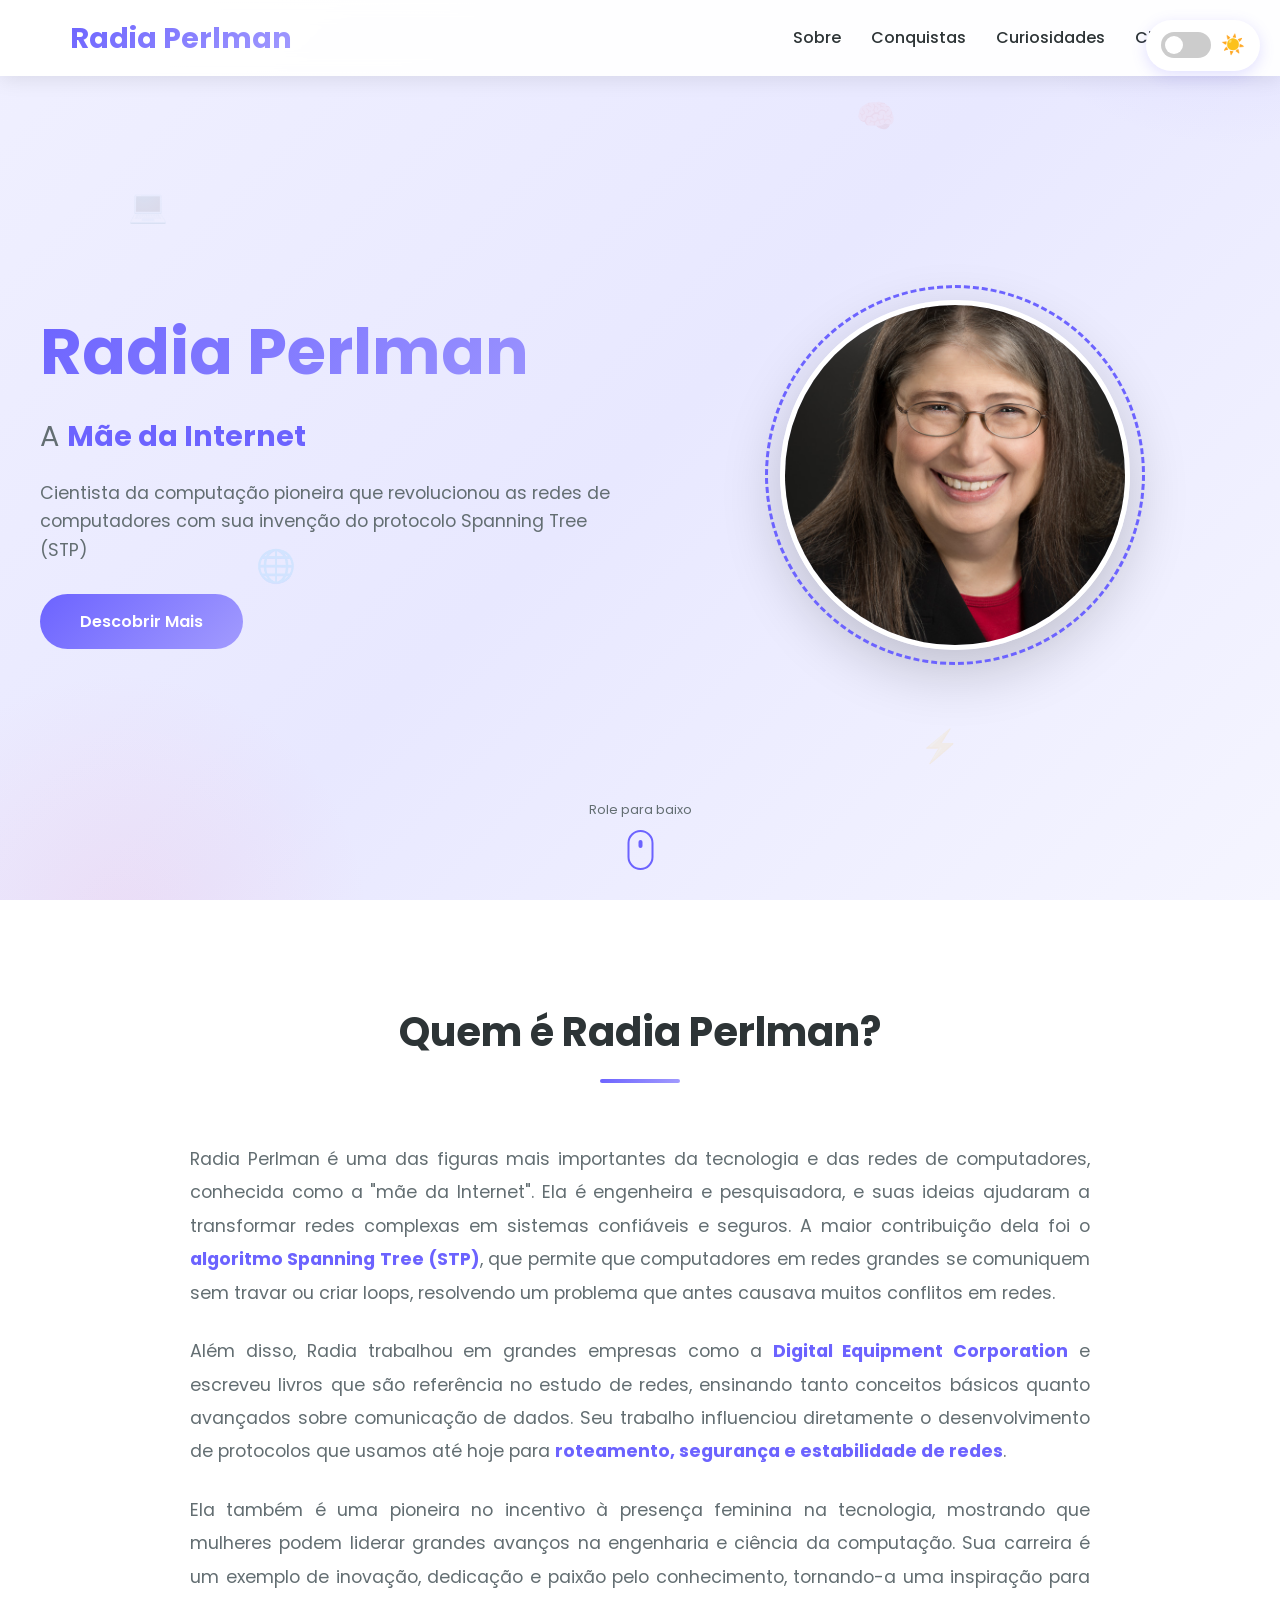
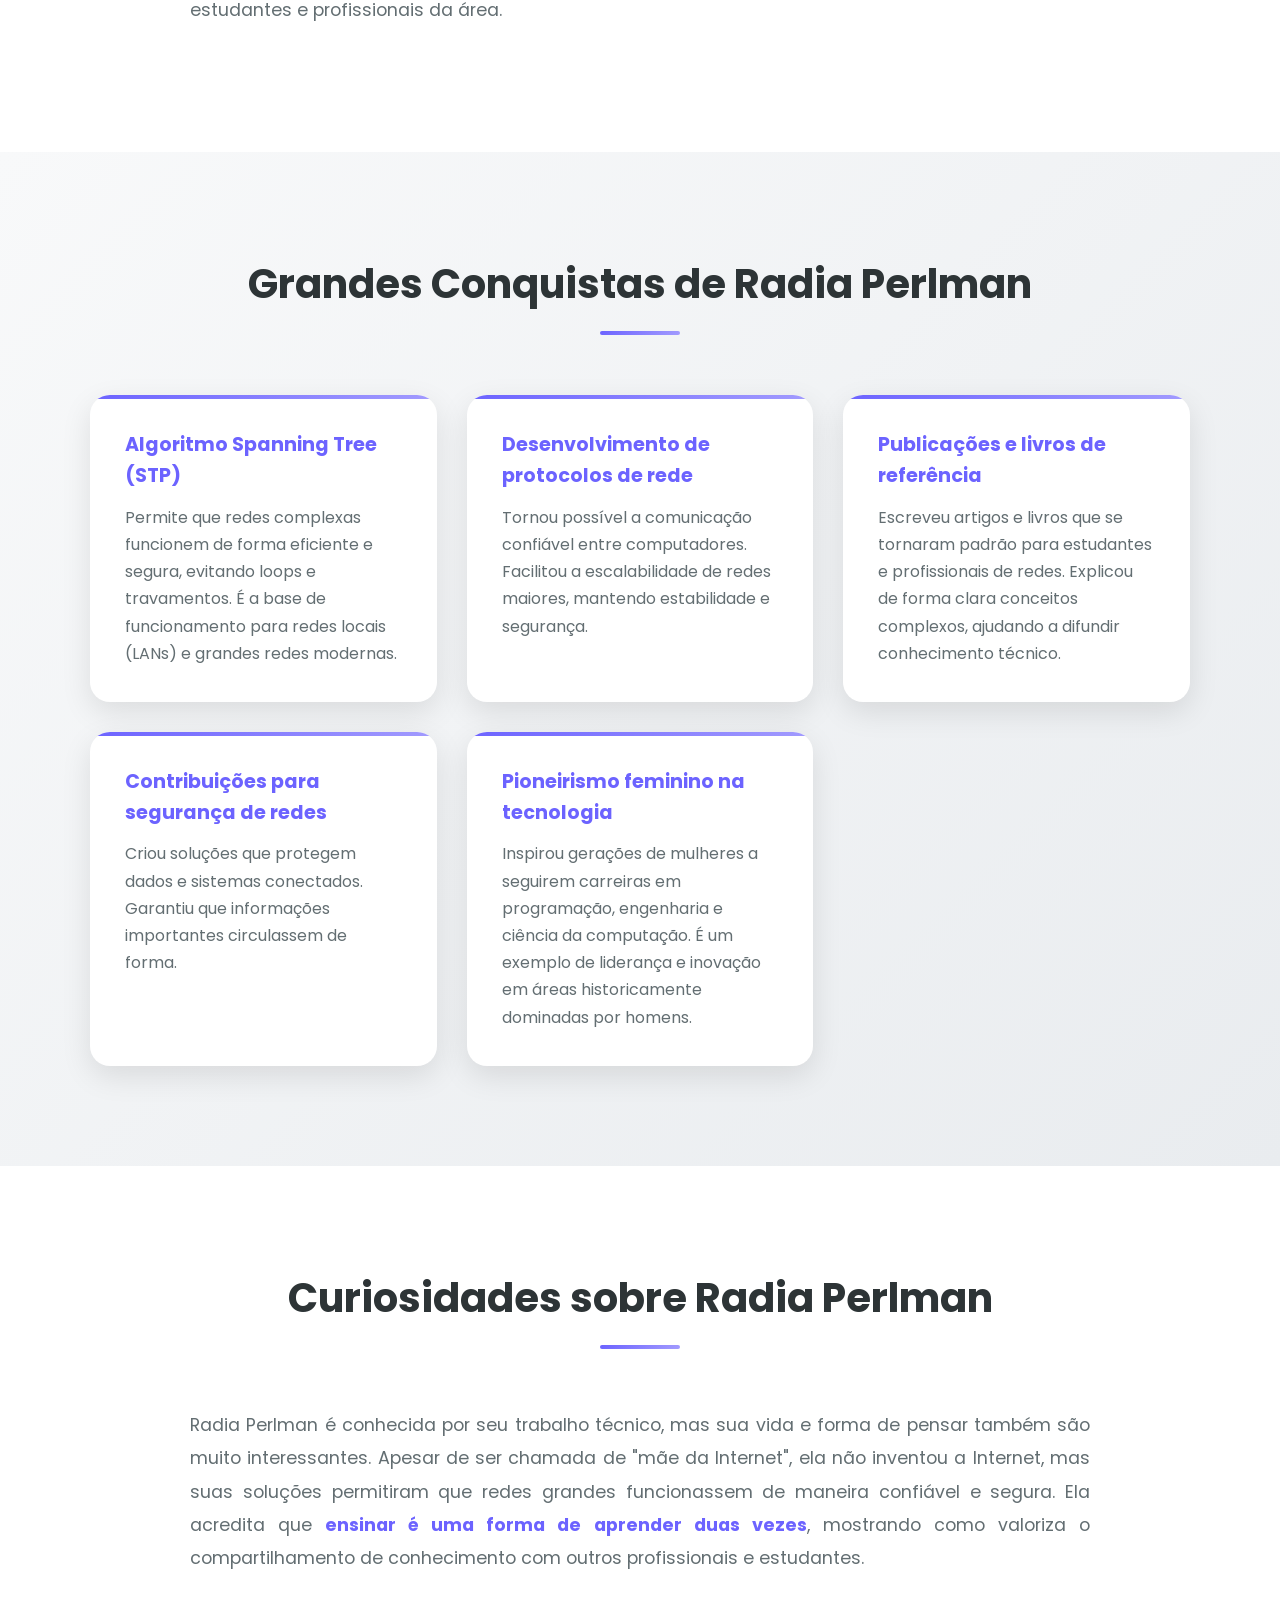
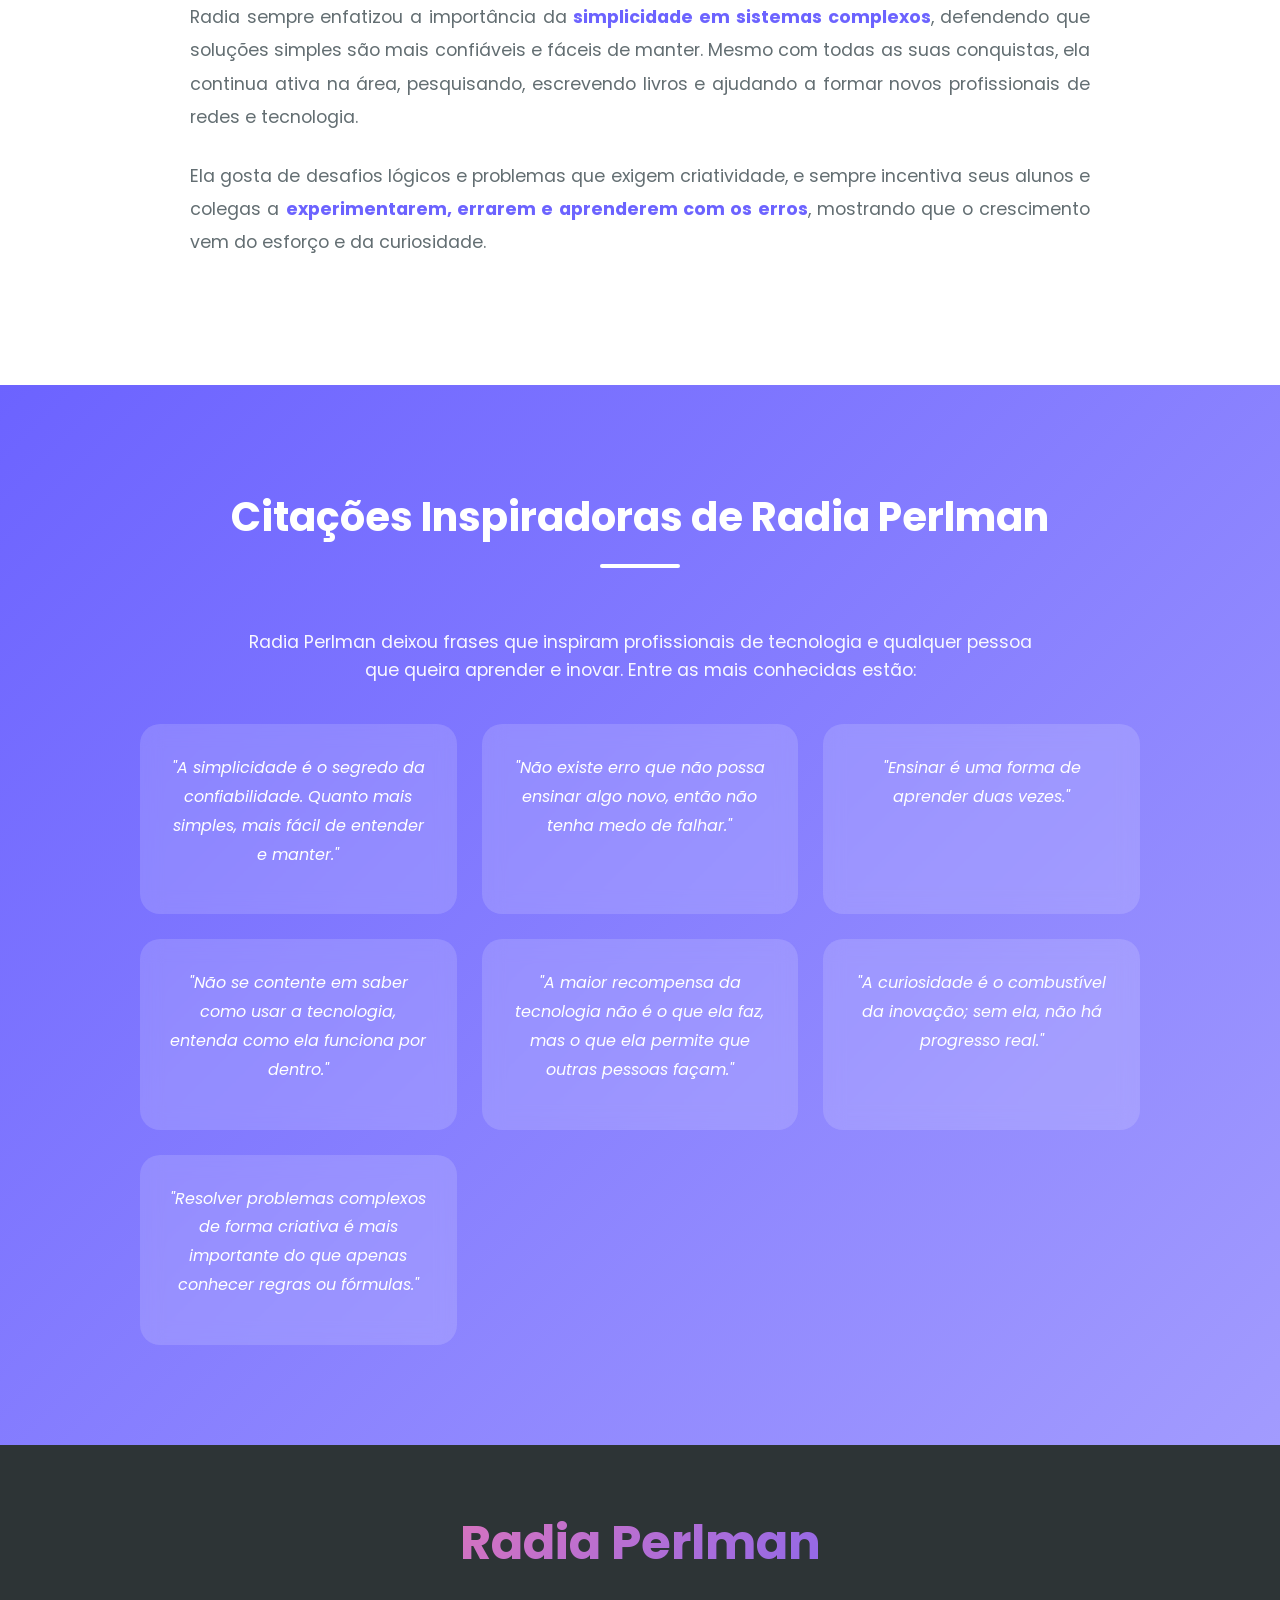
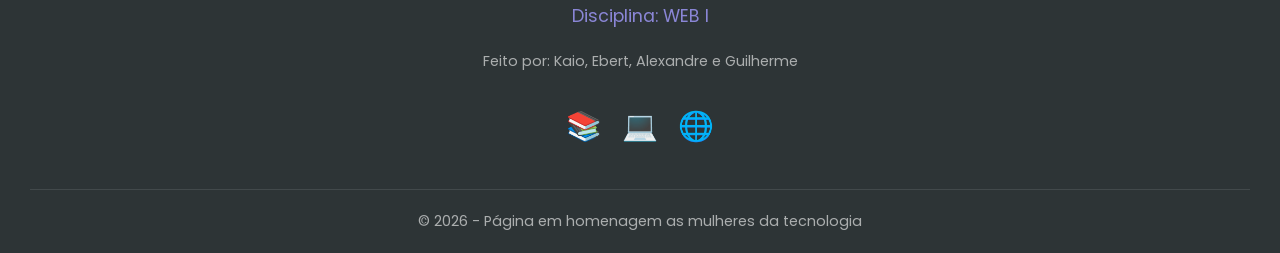
<file: index.html>
<!DOCTYPE html>
<html lang="pt-BR">

<head>
  <meta charset="UTF-8">
  <meta name="viewport" content="width=device-width, initial-scale=1.0">
  <title>Radia Perlman - Pioneira da Informática</title>
  <link rel="stylesheet" href="css/style.css">
  <script src="JS/script.js" defer></script>
  <link rel="icon" type="image/png" href="img/Favicon.png">
  <link
    href="https://fonts.googleapis.com/css2?family=Poppins:wght@300;400;600;700&family=Roboto:wght@300;400;500;700&display=swap"
    rel="stylesheet">
</head>

<body>
  <!-- Botão de tema claro/escuro -->
  <div class="theme-toggle-wrapper">
    <label class="switch">
      <input type="checkbox" id="toggle-tema">
      <span class="slider"></span>
    </label>
    <span id="icone-tema">☀️</span>
  </div>

  <!-- Navigation -->
  <nav class="navbar">
    <div class="nav-container">
      <div class="logo">Radia Perlman</div>
      <ul class="nav-links">
        <li><a href="#sobre">Sobre</a></li>
        <li><a href="#conquistas">Conquistas</a></li>
        <li><a href="#curiosidades">Curiosidades</a></li>
        <li><a href="#citacoes">Citações</a></li>
      </ul>
      <div class="menu-toggle">
        <span></span>
        <span></span>
        <span></span>
      </div>
    </div>
  </nav>

  <!-- Hero Section -->
  <section id="home" class="hero">
    <div class="hero-content">
      <div class="hero-text">
        <h1 class="animate-title">Radia Perlman</h1>
        <p class="animate-subtitle">A <strong>Mãe da Internet</strong></p>
        <div class="hero-description">
          <p>Cientista da computação pioneira que revolucionou as redes de computadores com sua invenção do protocolo
            Spanning Tree (STP)</p>
        </div>
        <a href="#sobre" class="cta-button">Descobrir Mais</a>
      </div>
      <div class="hero-image">
        <div class="image-wrapper">
          <img src = "img/Radia-Perlman.jpg"alt="Radia Perlman">
          <div class="image-border"></div>
        </div>
      </div>
    </div>
    <div class="scroll-indicator">
      <span>Role para baixo</span>
      <div class="mouse">
        <div class="wheel"></div>
      </div>
    </div>
  </section>

  <!-- Sobre Section -->
  <section id="sobre" class="about">
    <div class="section-header">
      <h2 class="section-title">Quem é Radia Perlman?</h2>
      <div class="section-line"></div>
    </div>
    <div class="about-text">
      <p>Radia Perlman é uma das figuras mais importantes da tecnologia e das redes de computadores, conhecida como a
        "mãe da Internet". Ela é engenheira e pesquisadora, e suas ideias ajudaram a transformar redes complexas em
        sistemas confiáveis e seguros. A maior contribuição dela foi o <strong>algoritmo Spanning Tree (STP)</strong>,
        que permite que computadores em redes grandes se comuniquem sem travar ou criar loops, resolvendo um problema
        que antes causava muitos conflitos em redes.</p>

      <p>Além disso, Radia trabalhou em grandes empresas como a <strong>Digital Equipment Corporation</strong> e
        escreveu livros que são referência no estudo de redes, ensinando tanto conceitos básicos quanto avançados sobre
        comunicação de dados. Seu trabalho influenciou diretamente o desenvolvimento de protocolos que usamos até hoje
        para <strong>roteamento, segurança e estabilidade de redes</strong>.</p>

      <p>Ela também é uma pioneira no incentivo à presença feminina na tecnologia, mostrando que mulheres podem liderar
        grandes avanços na engenharia e ciência da computação. Sua carreira é um exemplo de inovação, dedicação e paixão
        pelo conhecimento, tornando-a uma inspiração para estudantes e profissionais da área.</p>
    </div>
  </section>

  <!-- Conquistas Section -->
  <section id="conquistas" class="achievements">
    <div class="section-header">
      <h2 class="section-title">Grandes Conquistas de Radia Perlman</h2>
      <div class="section-line"></div>
    </div>
    <div class="conquistas-grid">
      <div class="conquista-card">

        <h3>Algoritmo Spanning Tree (STP)</h3>
        <p>Permite que redes complexas funcionem de forma eficiente e segura, evitando loops e travamentos. É a base de
          funcionamento para redes locais (LANs) e grandes redes modernas.</p>
      </div>
      <div class="conquista-card">

        <h3>Desenvolvimento de protocolos de rede</h3>
        <p>Tornou possível a comunicação confiável entre computadores. Facilitou a escalabilidade de redes maiores,
          mantendo estabilidade e segurança.</p>
      </div>
      <div class="conquista-card">

        <h3>Publicações e livros de referência</h3>
        <p>Escreveu artigos e livros que se tornaram padrão para estudantes e profissionais de redes. Explicou de forma
          clara conceitos complexos, ajudando a difundir conhecimento técnico.</p>
      </div>
      <div class="conquista-card">

        <h3>Contribuições para segurança de redes</h3>
        <p>Criou soluções que protegem dados e sistemas conectados. Garantiu que informações importantes circulassem de
          forma.</p>
      </div>
      <div class="conquista-card">

        <h3>Pioneirismo feminino na tecnologia</h3>
        <p>Inspirou gerações de mulheres a seguirem carreiras em programação, engenharia e ciência da computação. É um
          exemplo de liderança e inovação em áreas historicamente dominadas por homens.</p>
      </div>
    </div>
  </section>

  <!-- Curiosidades Section -->
  <section id="curiosidades" class="curiosities">
    <div class="section-header">
      <h2 class="section-title">Curiosidades sobre Radia Perlman</h2>
      <div class="section-line"></div>
    </div>
    <div class="curiosities-content">
      <p>Radia Perlman é conhecida por seu trabalho técnico, mas sua vida e forma de pensar também são muito
        interessantes. Apesar de ser chamada de "mãe da Internet", ela não inventou a Internet, mas suas soluções
        permitiram que redes grandes funcionassem de maneira confiável e segura. Ela acredita que <strong>ensinar é uma
          forma de aprender duas vezes</strong>, mostrando como valoriza o compartilhamento de conhecimento com outros
        profissionais e estudantes.</p>

      <p>Radia sempre enfatizou a importância da <strong>simplicidade em sistemas complexos</strong>, defendendo que
        soluções simples são mais confiáveis e fáceis de manter. Mesmo com todas as suas conquistas, ela continua ativa
        na área, pesquisando, escrevendo livros e ajudando a formar novos profissionais de redes e tecnologia.</p>

      <p>Ela gosta de desafios lógicos e problemas que exigem criatividade, e sempre incentiva seus alunos e colegas a
        <strong>experimentarem, errarem e aprenderem com os erros</strong>, mostrando que o crescimento vem do esforço e
        da curiosidade.</p>
    </div>
  </section>

  <!-- Citações Section -->
  <section id="citacoes" class="quotes">
    <div class="section-header">
      <h2 class="section-title">Citações Inspiradoras de Radia Perlman</h2>
      <div class="section-line"></div>
    </div>
    <div class="quotes-intro">
      <p>Radia Perlman deixou frases que inspiram profissionais de tecnologia e qualquer pessoa que queira aprender e
        inovar. Entre as mais conhecidas estão:</p>
    </div>
    <div class="quotes-container">
      <div class="quote-card">
        <blockquote>
          "A simplicidade é o segredo da confiabilidade. Quanto mais simples, mais fácil de entender e manter."
        </blockquote>

      </div>
      <div class="quote-card">
        <blockquote>
          "Não existe erro que não possa ensinar algo novo, então não tenha medo de falhar."
        </blockquote>

      </div>
      <div class="quote-card">
        <blockquote>
          "Ensinar é uma forma de aprender duas vezes."
        </blockquote>
 
      </div>
      <div class="quote-card">
        <blockquote>
          "Não se contente em saber como usar a tecnologia, entenda como ela funciona por dentro."
        </blockquote>

      </div>
      <div class="quote-card">
        <blockquote>
          "A maior recompensa da tecnologia não é o que ela faz, mas o que ela permite que outras pessoas façam."
        </blockquote>

      </div>
      <div class="quote-card">
        <blockquote>
          "A curiosidade é o combustível da inovação; sem ela, não há progresso real."
        </blockquote>

      </div>
      <div class="quote-card">
        <blockquote>
          "Resolver problemas complexos de forma criativa é mais importante do que apenas conhecer regras ou fórmulas."
        </blockquote>

      </div>
    </div>
  </section>

  <!-- Footer -->
  <footer class="footer">
    <div class="footer-content">
      <div class="footer-logo">Radia Perlman</div>
      <p class="footer-subject">Disciplina: WEB I</p>
      <p class="footer-credit">Feito por: Kaio, Ebert, Alexandre e Guilherme</p>
      <div class="footer-social">
        <span class="social-icon">📚</span>
        <span class="social-icon">💻</span>
        <span class="social-icon">🌐</span>
      </div>
    </div>
    <div class="footer-bottom">
      <p>© 2026 - Página em homenagem as mulheres da tecnologia</p>
    </div>
  </footer>

  <!-- Elementos decorativos flutuantes -->
  <div class="floating-elements">
    <div class="float-element">💻</div>
    <div class="float-element">🔗</div>
    <div class="float-element">🌐</div>
    <div class="float-element">⚡</div>
    <div class="float-element">🧠</div>
  </div>
</body>

</html>
</file>
<file: css/style.css>
/* ===== RESET E VARIÁVEIS ===== */
* {
  margin: 0;
  padding: 0;
  box-sizing: border-box;
}

:root {
  --primary: #6c63ff;
  --primary-dark: #5145d6;
  --primary-light: #a29bfe;
  --secondary: #00cec9;
  --accent: #fd79a8;
  --dark: #2d3436;
  --light: #f8f9fa;
  --white: #ffffff;
  --gray: #636e72;
  --shadow: rgba(108, 99, 255, 0.2);
  --gradient: linear-gradient(135deg, #6c63ff 0%, #a29bfe 100%);
  --gradient-2: linear-gradient(135deg, #fd79a8 0%, #6c63ff 100%);
}

body.escuro {
  --dark: #f8f9fa;
  --light: #1a1a2e;
  --white: #16213e;
  --gray: #b2bec3;
  --shadow: rgba(0, 0, 0, 0.3);
}

html {
  scroll-behavior: smooth;
}

body {
  font-family: 'Poppins', 'Roboto', sans-serif;
  background: var(--light);
  color: var(--dark);
  line-height: 1.6;
  overflow-x: hidden;
  transition: background 0.3s, color 0.3s;
}

/* ===== BOTÃO TEMA CLARO/ESCURO ===== */
.theme-toggle-wrapper {
  position: fixed;
  top: 20px;
  right: 20px;
  z-index: 1000;
  display: flex;
  align-items: center;
  gap: 10px;
  background: var(--white);
  padding: 10px 15px;
  border-radius: 30px;
  box-shadow: 0 4px 15px var(--shadow);
  transition: background 0.3s;
}

#icone-tema {
  font-size: 1.2rem;
}

.switch {
  position: relative;
  display: inline-block;
  width: 50px;
  height: 26px;
}

.switch input {
  opacity: 0;
  width: 0;
  height: 0;
}

.slider {
  position: absolute;
  cursor: pointer;
  top: 0;
  left: 0;
  right: 0;
  bottom: 0;
  background-color: #ccc;
  transition: 0.4s;
  border-radius: 34px;
}

.slider:before {
  position: absolute;
  content: "";
  height: 18px;
  width: 18px;
  left: 4px;
  bottom: 4px;
  background-color: white;
  transition: 0.4s;
  border-radius: 50%;
}

input:checked+.slider {
  background: var(--gradient);
}

input:checked+.slider:before {
  transform: translateX(24px);
}

/* ===== NAVBAR ===== */
.navbar {
  position: fixed;
  top: 0;
  left: 0;
  width: 100%;
  background: rgba(255, 255, 255, 0.95);
  backdrop-filter: blur(10px);
  z-index: 999;
  box-shadow: 0 2px 20px rgba(0, 0, 0, 0.1);
  transition: background 0.3s;
}

body.escuro .navbar {
  background: rgba(22, 33, 62, 0.95);
}

.nav-container {
  max-width: 1200px;
  margin: 0 auto;
  padding: 15px 30px;
  display: flex;
  justify-content: space-between;
  align-items: center;
}

.logo {
  font-size: 1.8rem;
  font-weight: 700;
  background: var(--gradient);
  -webkit-background-clip: text;
  -webkit-text-fill-color: transparent;
  background-clip: text;
}

.nav-links {
  display: flex;
  list-style: none;
  gap: 30px;
}

.nav-links a {
  text-decoration: none;
  color: var(--dark);
  font-weight: 500;
  position: relative;
  transition: color 0.3s;
}

.nav-links a::after {
  content: '';
  position: absolute;
  bottom: -5px;
  left: 0;
  width: 0;
  height: 2px;
  background: var(--gradient);
  transition: width 0.3s;
}

.nav-links a:hover::after {
  width: 100%;
}

.nav-links a:hover {
  color: var(--primary);
}

.menu-toggle {
  display: none;
  flex-direction: column;
  gap: 5px;
  cursor: pointer;
}

.menu-toggle span {
  width: 25px;
  height: 3px;
  background: var(--dark);
  border-radius: 3px;
  transition: 0.3s;
}

/* ===== HERO SECTION ===== */
.hero {
  min-height: 100vh;
  display: flex;
  align-items: center;
  justify-content: center;
  padding: 100px 30px 50px;
  background: linear-gradient(135deg, #f0f0ff 0%, #e8e8ff 50%, #f5f5ff 100%);
  position: relative;
  overflow: hidden;
}

body.escuro .hero {
  background: linear-gradient(135deg, #1a1a2e 0%, #16213e 50%, #1a1a2e 100%);
}

.hero::before {
  content: '';
  position: absolute;
  top: -50%;
  right: -20%;
  width: 600px;
  height: 600px;
  background: radial-gradient(circle, rgba(108, 99, 255, 0.15) 0%, transparent 70%);
  animation: pulse 4s ease-in-out infinite;
}

.hero::after {
  content: '';
  position: absolute;
  bottom: -30%;
  left: -10%;
  width: 500px;
  height: 500px;
  background: radial-gradient(circle, rgba(253, 121, 168, 0.1) 0%, transparent 70%);
  animation: pulse 4s ease-in-out infinite reverse;
}

@keyframes pulse {

  0%,
  100% {
    transform: scale(1);
    opacity: 0.5;
  }

  50% {
    transform: scale(1.1);
    opacity: 0.8;
  }
}

.hero-content {
  max-width: 1200px;
  display: grid;
  grid-template-columns: 1fr 1fr;
  gap: 60px;
  align-items: center;
  position: relative;
  z-index: 1;
}

.hero-text h1 {
  font-size: 4rem;
  font-weight: 700;
  background: var(--gradient);
  -webkit-background-clip: text;
  -webkit-text-fill-color: transparent;
  background-clip: text;
  margin-bottom: 10px;
  animation: slideInLeft 1s ease;
}

@keyframes slideInLeft {
  from {
    opacity: 0;
    transform: translateX(-50px);
  }

  to {
    opacity: 1;
    transform: translateX(0);
  }
}

.hero-text .animate-subtitle {
  font-size: 1.8rem;
  color: var(--gray);
  margin-bottom: 20px;
  animation: slideInLeft 1s ease 0.2s both;
}

.hero-text .animate-subtitle strong {
  color: var(--primary);
}

.hero-description {
  font-size: 1.1rem;
  color: var(--gray);
  margin-bottom: 30px;
  animation: slideInLeft 1s ease 0.4s both;
}

.cta-button {
  display: inline-block;
  padding: 15px 40px;
  background: var(--gradient);
  color: white;
  text-decoration: none;
  border-radius: 50px;
  font-weight: 600;
  font-size: 1rem;
  transition: transform 0.3s, box-shadow 0.3s;
  animation: slideInLeft 1s ease 0.6s both;
}

.cta-button:hover {
  transform: translateY(-3px);
  box-shadow: 0 10px 30px var(--shadow);
}

.hero-image {
  display: flex;
  justify-content: center;
  animation: fadeInRight 1s ease 0.5s both;
}

@keyframes fadeInRight {
  from {
    opacity: 0;
    transform: translateX(50px);
  }

  to {
    opacity: 1;
    transform: translateX(0);
  }
}

.image-wrapper {
  position: relative;
  width: 350px;
  height: 350px;
}

.image-wrapper img {
  width: 100%;
  height: 100%;
  object-fit: cover;
  border-radius: 50%;
  border: 5px solid white;
  box-shadow: 0 20px 60px rgba(0, 0, 0, 0.2);
  transition: transform 0.5s;
}

.image-wrapper:hover img {
  transform: scale(1.05);
}

.image-border {
  position: absolute;
  top: -15px;
  left: -15px;
  right: -15px;
  bottom: -15px;
  border: 3px dashed var(--primary);
  border-radius: 50%;
  animation: rotate 20s linear infinite;
}

@keyframes rotate {
  from {
    transform: rotate(0deg);
  }

  to {
    transform: rotate(360deg);
  }
}

.scroll-indicator {
  position: absolute;
  bottom: 30px;
  left: 50%;
  transform: translateX(-50%);
  display: flex;
  flex-direction: column;
  align-items: center;
  gap: 10px;
  animation: bounce 2s infinite;
}

@keyframes bounce {

  0%,
  100% {
    transform: translateX(-50%) translateY(0);
  }

  50% {
    transform: translateX(-50%) translateY(10px);
  }
}

.scroll-indicator span {
  font-size: 0.8rem;
  color: var(--gray);
}

.mouse {
  width: 26px;
  height: 40px;
  border: 2px solid var(--primary);
  border-radius: 20px;
  position: relative;
}

.wheel {
  width: 4px;
  height: 8px;
  background: var(--primary);
  border-radius: 2px;
  position: absolute;
  top: 8px;
  left: 50%;
  transform: translateX(-50%);
  animation: scroll 1.5s infinite;
}

@keyframes scroll {
  0% {
    opacity: 1;
    top: 8px;
  }

  100% {
    opacity: 0;
    top: 25px;
  }
}

/* ===== SEÇÕES GERAIS ===== */
section {
  padding: 100px 30px;
}

.section-header {
  text-align: center;
  margin-bottom: 60px;
}

.section-title {
  font-size: 2.5rem;
  color: var(--dark);
  margin-bottom: 15px;
}

.section-line {
  width: 80px;
  height: 4px;
  background: var(--gradient);
  margin: 0 auto;
  border-radius: 2px;
}

/* ===== ABOUT SECTION ===== */
.about {
  background: var(--white);
  transition: background 0.3s;
}

body.escuro .about {
  background: #1e1e1e;
}

.about-text {
  max-width: 900px;
  margin: 0 auto;
  text-align: justify;
}

.about-text p {
  font-size: 1.1rem;
  line-height: 1.9;
  color: var(--gray);
  margin-bottom: 25px;
}

.about-text strong {
  color: var(--primary);
}

/* ===== CONQUISTAS SECTION ===== */
.achievements {
  background: linear-gradient(135deg, #f8f9fa 0%, #e9ecef 100%);
}

body.escuro .achievements {
  background: linear-gradient(135deg, #1a1a2e 0%, #16213e 100%);
}

.conquistas-grid {
  max-width: 1100px;
  margin: 0 auto;
  display: grid;
  grid-template-columns: repeat(auto-fit, minmax(300px, 1fr));
  gap: 30px;
}

.conquista-card {
  background: var(--white);
  padding: 35px;
  border-radius: 20px;
  position: relative;
  overflow: hidden;
  transition: transform 0.3s, box-shadow 0.3s;
  box-shadow: 0 10px 30px rgba(0, 0, 0, 0.1);
}

body.escuro .conquista-card {
  background: #2d3436;
}

.conquista-card::before {
  content: '';
  position: absolute;
  top: 0;
  left: 0;
  width: 100%;
  height: 4px;
  background: var(--gradient);
}

.conquista-card:hover {
  transform: translateY(-5px);
  box-shadow: 0 15px 40px var(--shadow);
}

.conquista-card h3 {
  color: var(--primary);
  font-size: 1.2rem;
  margin-bottom: 12px;
}

.conquista-card p {
  color: var(--gray);
  line-height: 1.7;
}

/* ===== CURIOSIDADES ===== */
.curiosities {
  background: var(--white);
}

body.escuro .curiosities {
  background: #1e1e1e;
}

.curiosities-content {
  max-width: 900px;
  margin: 0 auto;
  text-align: justify;
}

.curiosities-content p {
  font-size: 1.1rem;
  line-height: 1.9;
  color: var(--gray);
  margin-bottom: 25px;
}

.curiosities-content strong {
  color: var(--primary);
}

/* ===== CITAÇÕES ===== */
.quotes {
  background: linear-gradient(135deg, #6c63ff 0%, #a29bfe 100%);
  color: white;
}

.quotes .section-title {
  color: white;
}

.quotes .section-line {
  background: white;
}

.quotes-intro {
  max-width: 800px;
  margin: 0 auto 40px auto;
  text-align: center;
}

.quotes-intro p {
  font-size: 1.1rem;
  opacity: 0.95;
}

.quotes-container {
  max-width: 1000px;
  margin: 0 auto;
  display: grid;
  grid-template-columns: repeat(auto-fit, minmax(280px, 1fr));
  gap: 25px;
}

.quote-card {
  background: rgba(255, 255, 255, 0.15);
  backdrop-filter: blur(10px);
  padding: 30px;
  border-radius: 20px;
  text-align: center;
  transition: transform 0.3s;
}

.quote-card:hover {
  transform: translateY(-5px);
}

.quote-card blockquote {
  font-size: 1rem;
  font-style: italic;
  line-height: 1.8;
  margin-bottom: 15px;
}

.quote-card cite {
  font-weight: 600;
  opacity: 0.9;
}

/* ===== FOOTER ===== */
.footer {
  background: var(--dark);
  color: white;
  padding: 60px 30px 20px;
  transition: background 0.3s;
}

body.escuro .footer {
  background: #0f0f1a;
}

.footer-content {
  max-width: 800px;
  margin: 0 auto;
  text-align: center;
}

.footer-logo {
  font-size: 3rem;
  font-weight: 700;
  background: var(--gradient-2);
  -webkit-background-clip: text;
  -webkit-text-fill-color: transparent;
  background-clip: text;
  margin-bottom: 20px;
}

.footer-content p {
  margin-bottom: 10px;
  opacity: 0.8;
}

.footer-subject {
  font-size: 1.1rem;
  color: var(--primary-light);
  margin-bottom: 20px !important;
}

.footer-credit {
  font-size: 0.9rem;
  opacity: 0.6 !important;
  margin-bottom: 30px !important;
}

.footer-social {
  display: flex;
  justify-content: center;
  gap: 20px;
  margin-bottom: 40px;
}

.social-icon {
  font-size: 1.8rem;
  transition: transform 0.3s;
}

.social-icon:hover {
  transform: scale(1.2);
}

.footer-bottom {
  text-align: center;
  padding-top: 20px;
  border-top: 1px solid rgba(255, 255, 255, 0.1);
}

.footer-bottom p {
  font-size: 0.9rem;
  opacity: 0.6;
}

/* ===== ELEMENTOS FLUTUANTES ===== */
.floating-elements {
  position: fixed;
  top: 0;
  left: 0;
  width: 100%;
  height: 100%;
  pointer-events: none;
  z-index: 0;
  overflow: hidden;
}

.float-element {
  position: absolute;
  font-size: 2rem;
  opacity: 0.1;
  animation: float 15s infinite ease-in-out;
}

.float-element:nth-child(1) {
  top: 20%;
  left: 10%;
  animation-delay: 0s;
}

.float-element:nth-child(2) {
  top: 40%;
  right: 15%;
  animation-delay: 2s;
}

.float-element:nth-child(3) {
  top: 60%;
  left: 20%;
  animation-delay: 4s;
}

.float-element:nth-child(4) {
  top: 80%;
  right: 25%;
  animation-delay: 6s;
}

.float-element:nth-child(5) {
  top: 10%;
  right: 30%;
  animation-delay: 8s;
}

@keyframes float {

  0%,
  100% {
    transform: translateY(0) rotate(0deg);
  }

  25% {
    transform: translateY(-20px) rotate(10deg);
  }

  50% {
    transform: translateY(0) rotate(0deg);
  }

  75% {
    transform: translateY(20px) rotate(-10deg);
  }
}

/* ===== RESPONSIVO ===== */
@media (max-width: 968px) {
  .hero-content {
    grid-template-columns: 1fr;
    text-align: center;
  }

  .hero-text h1 {
    font-size: 2.5rem;
  }

  .hero-text .animate-subtitle {
    font-size: 1.4rem;
  }

  .image-wrapper {
    width: 280px;
    height: 280px;
  }

  .nav-links {
    display: none;
  }

  .menu-toggle {
    display: flex;
  }
}

@media (max-width: 576px) {
  .hero-text h1 {
    font-size: 2rem;
  }

  .section-title {
    font-size: 1.8rem;
  }

  .conquistas-grid,
  .quotes-container {
    grid-template-columns: 1fr;
  }

  .cta-button {
    padding: 12px 30px;
    font-size: 0.9rem;
  }

  .theme-toggle-wrapper {
    top: 10px;
    right: 10px;
    padding: 8px 12px;
  }
}
</file>
